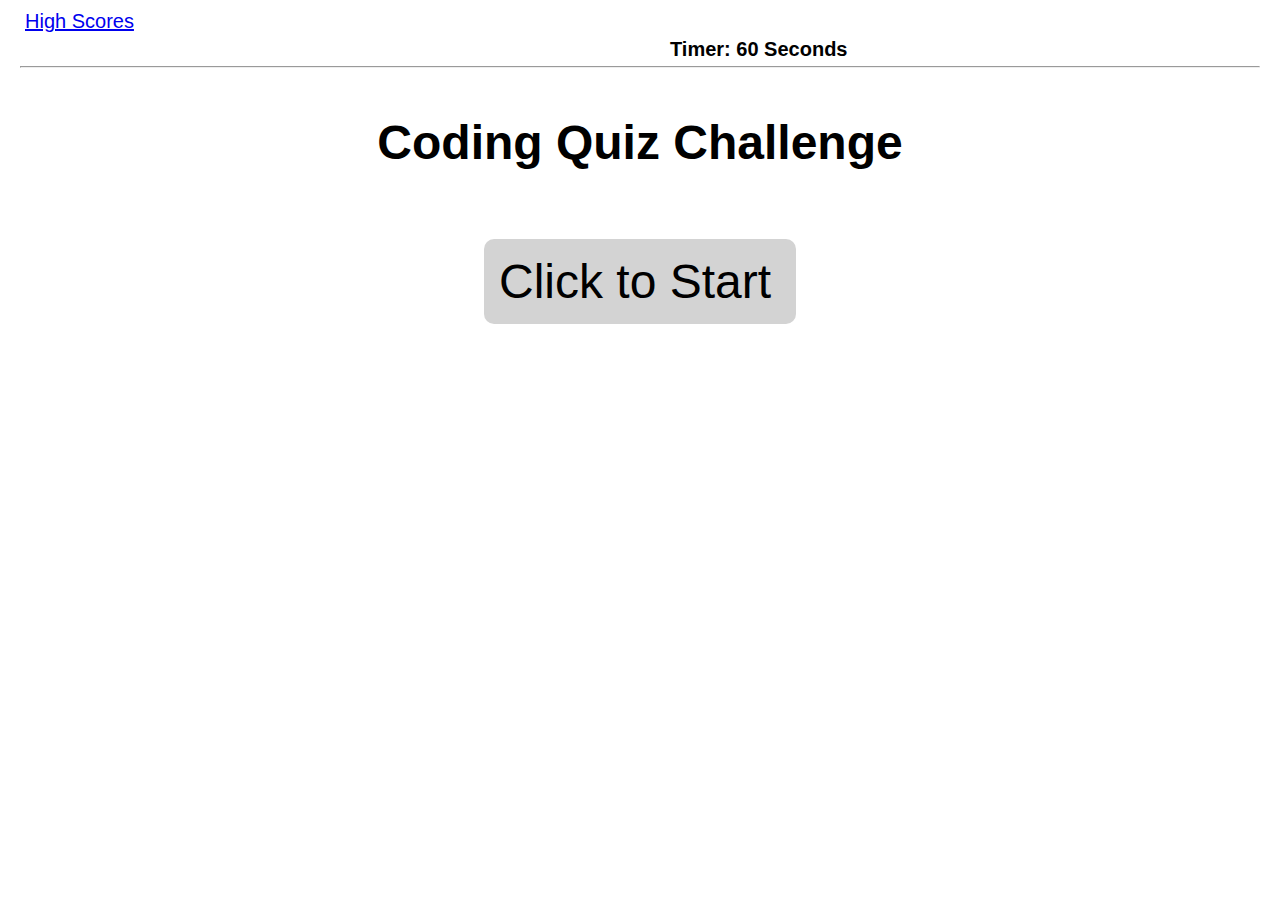
<file: index.html>
<!DOCTYPE html>
<html>

<head>
    <meta charset="UTF-8">
    <meta name="viewport" content="width=device-width, initial-scale=1">
    <link href="https://cdn.jsdelivr.net/npm/bootstrap@5.0.0-beta1/dist/css/bootstrap.min.css" rel="stylesheet" integrity="sha384-giJF6kkoqNQ00vy+HMDP7azOuL0xtbfIcaT9wjKHr8RbDVddVHyTfAAsrekwKmP1" crossorigin="anonymous">
    <link rel="stylesheet" href="CSS/style.css">
    <link rel="stylesheet" href="https://use.fontawesome.com/releases/v5.15.1/css/all.css"
    integrity="sha384-vp86vTRFVJgpjF9jiIGPEEqYqlDwgyBgEF109VFjmqGmIY/Y4HV4d3Gp2irVfcrp" crossorigin="anonymous">
    <title>Code Quiz</title>
</head>

<body>

    <div class="jumbotron jumbotron-fluid">
        
            <div class="row">
                <a class="display-6 col" href="highscores.html">High Scores</a>
                <h6 class="display-6 col" id="mainPageTimer">Timer: 60 Seconds</h6>
            </div>
            <hr>
    </div>

    <div class="container">
        <div id="home" class="flex-column flex-center">
            <h1 id="purple">Coding Quiz Challenge</h1>
            <a href="game.html" class="btn" id="startTime">Click to Start<i class="fas"></i></a>
        </div>
    </div>
    <script src="https://code.jquery.com/jquery-3.5.1.min.js"></script>
    <script src="./JS/script.js"></script>
</body>

</html>
</file>
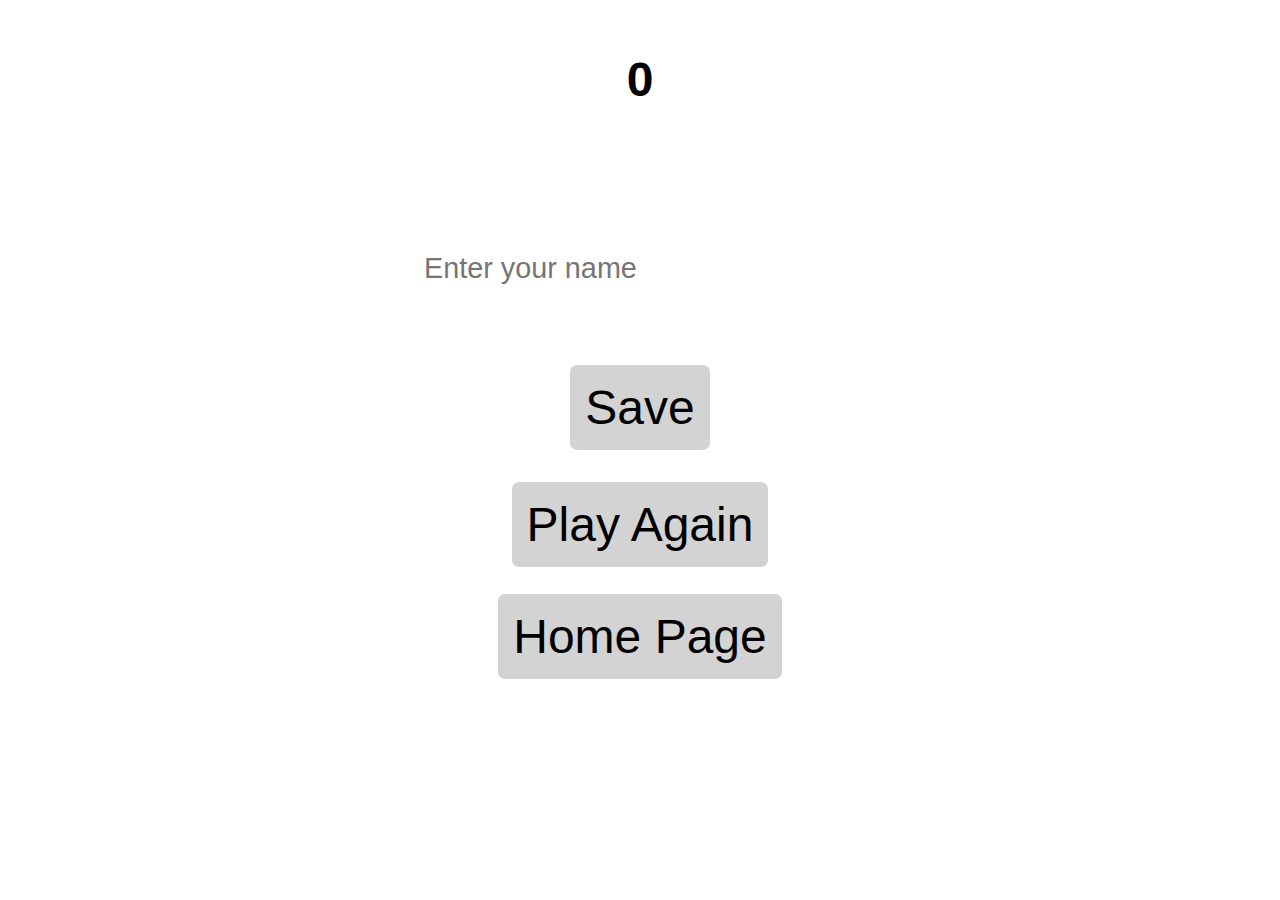
<file: end.html>
<!DOCTYPE html>
<html>

<head>
   <meta charset="UTF-8">
   <meta name="viewport" content="width=device-width, initial-scale=1">
   <link rel="stylesheet" href="./CSS/style.css">
   <link rel="stylesheet" href="./CSS/end.css">
   <link rel="stylesheet" href="https://use.fontawesome.com/releases/v5.15.1/css/all.css"
   integrity="sha384-vp86vTRFVJgpjF9jiIGPEEqYqlDwgyBgEF109VFjmqGmIY/Y4HV4d3Gp2irVfcrp" crossorigin="anonymous">
   <title>Game Over</title>
</head>
<body>
   <div class="container">
       <div id="end" class="flex-center flex-column">
           <h1 id="finalScore">0</h1>
           <form class="end-form-container">
               <h2 id="end-text">Enter Your Name</h2>
               <input type="text" name="name" id="username" placeholder="Enter your name">
               <button class="btn" id="saveScoreBtn" type="submit" disabled>Save</button>
           </form>
          
           <a href="game.html" class="btn a">Play Again</a>
           <a href="index.html" class="btn a">Home Page</a>

       </div>
   </div>
   
    <script src="https://code.jquery.com/jquery-3.5.1.min.js"></script>
    <script src="./JS/script.js"></script>
   
</body>
</html>
</file>
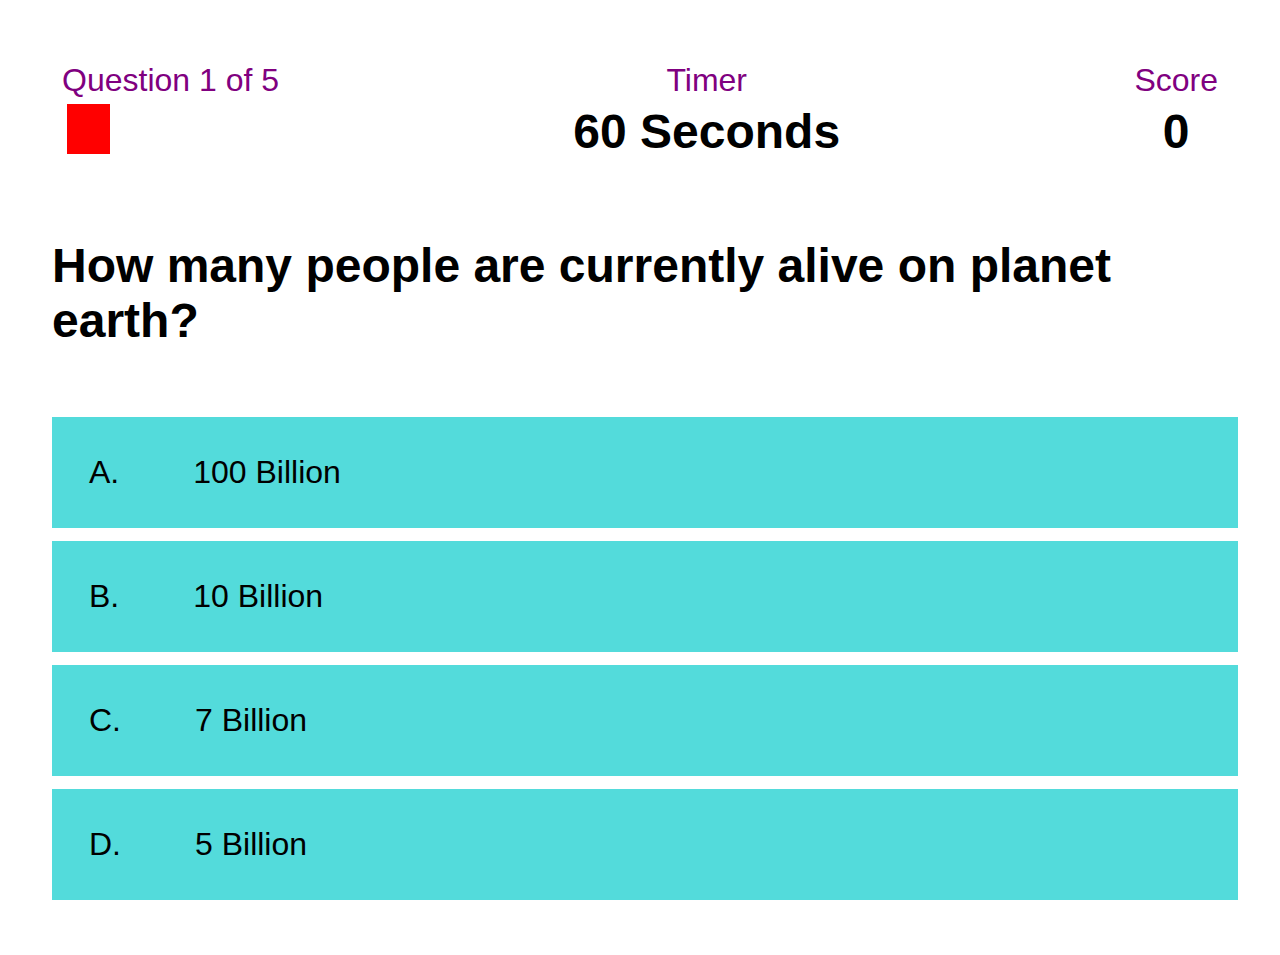
<file: game.html>
<!DOCTYPE html>
<html>

<head>
    <meta charset="UTF-8">
    <meta name="viewport" content="width=device-width, initial-scale=1">
    <link rel="stylesheet" href="./CSS/style.css">
    <link rel="stylesheet" href="./CSS/game.css">
    <link rel="stylesheet" href="https://use.fontawesome.com/releases/v5.15.1/css/all.css"
    integrity="sha384-vp86vTRFVJgpjF9jiIGPEEqYqlDwgyBgEF109VFjmqGmIY/Y4HV4d3Gp2irVfcrp" crossorigin="anonymous">
    <title>Code Quiz</title>
</head>

<body>
    <div class="container">
        <div id="game" class="justiify-center flex-column">
            <div id="hud">
                <div class="hud-item">
                    <p id="progressText" class="hud-prefix">Question<p>
                    <div id="progressBar">
                        <div id="progressBarFull"></div>
                    </div>
                </div>
                <div class="hud-item">
                    <p class="hud-prefix">Timer</p>
                    <h1 class="hud-main-text" id="theTimer">60 Seconds</h1>
                </div>
                <div class="hud-item">
                    <p class="hud-prefix">Score</p>
                    <h1 class="hud-main-text" id="score">0</h1>
                </div>
            </div>
            <h1 id="question">What is the answer to this question?</h1>
                <div class="choice-container">
                    <p class="choice-prefix">A.</p>
                    <p class="choice-text" data-number="1">Choice</p>
                </div>
                <div class="choice-container">
                    <p class="choice-prefix">B.</p>
                    <p class="choice-text" data-number="2">Choice2</p>
                </div>
                <div class="choice-container">
                    <p class="choice-prefix">C.</p>
                    <p class="choice-text" data-number="3">Choice3</p>
                </div>
                <div class="choice-container">
                    <p class="choice-prefix">D.</p>
                    <p class="choice-text" data-number="4">Choice4</p>
                </div>
        </div>
    </div>
    <script src="https://code.jquery.com/jquery-3.5.1.min.js"></script>
    <script src="./JS/script.js"></script>
</body>
</html>
</file>
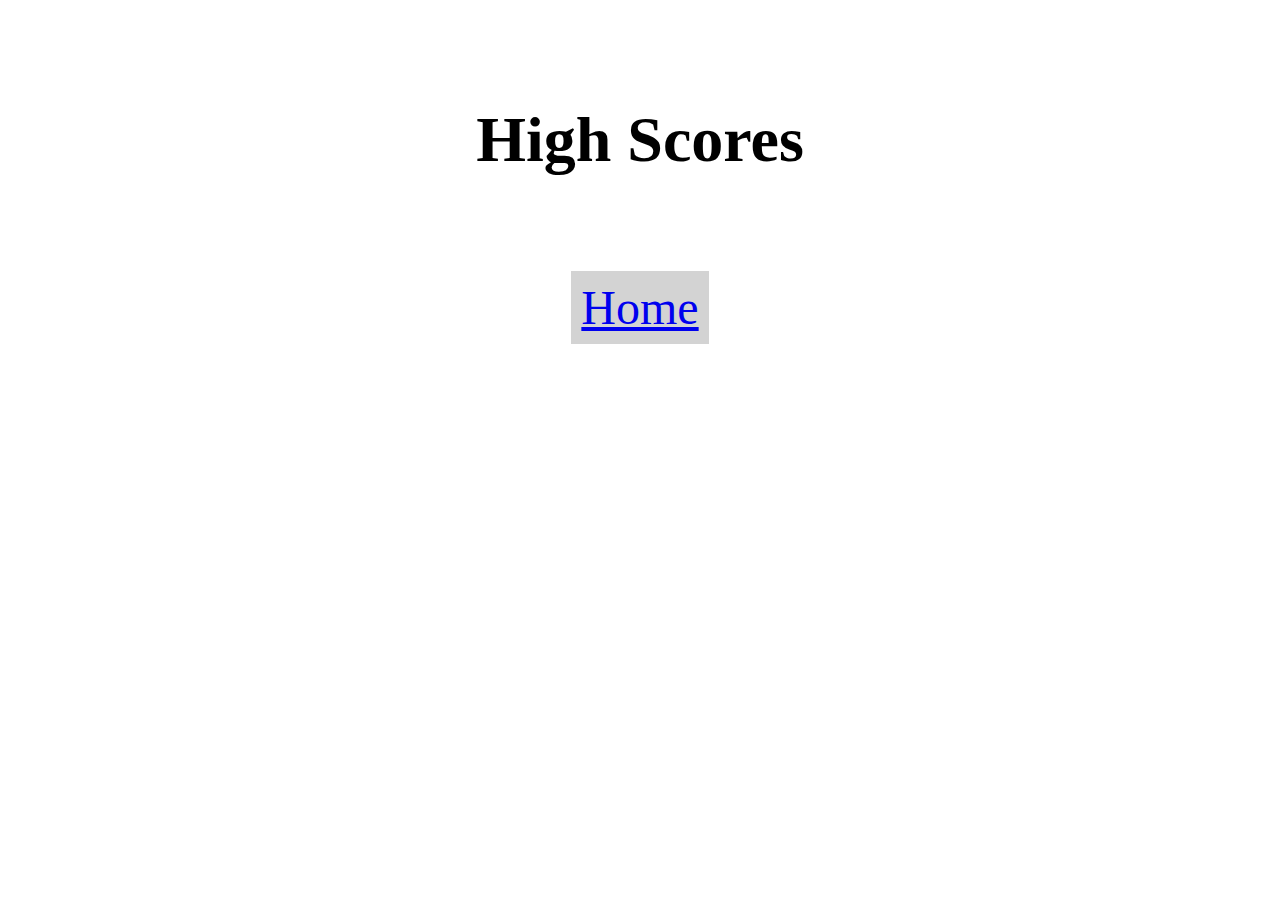
<file: highscores.html>
<!DOCTYPE html>
<html lang="en">
<head>
    <meta charset="UTF-8">
    <meta name="viewport" content="width=device-width, initial-scale=1">
    <link href="https://cdn.jsdelivr.net/npm/bootstrap@5.0.0-beta1/dist/css/bootstrap.min.css" rel="stylesheet" integrity="sha384-giJF6kkoqNQ00vy+HMDP7azOuL0xtbfIcaT9wjKHr8RbDVddVHyTfAAsrekwKmP1" crossorigin="anonymous">
    <link rel="stylesheet" href="https://use.fontawesome.com/releases/v5.15.1/css/all.css"
    integrity="sha384-vp86vTRFVJgpjF9jiIGPEEqYqlDwgyBgEF109VFjmqGmIY/Y4HV4d3Gp2irVfcrp" crossorigin="anonymous">
    <link rel="stylesheet" href="CSS/highscores.css">
    <title>Code Quiz</title>
</head>
<body>
    <div class="container">
        <h1>High Scores</h1>
        <a href="index.html" class="btn">Home</a>
    </div>
    
 
        
 
</body>
</html>
</file>
<file: CSS/style.css>
@import url('https://fonts.googleapis.com/css2?family=Goldman&display=swap');

body {
    background-color: white;
}

* {
    box-sizing: border-box;
    margin: 5px;
    padding: 0;
    font-size: 100%;
    font-family: Verdana, Geneva, Tahoma, sans-serif;
}

.col {
    font-size: 20px;
}
#mainPageTimer {
    margin-left: 650px;
}
h1 {
    font-size: 3rem;
    color: black;
    margin-bottom: 4rem;
}

.container {
    width: 100%;
    height: 100%;
    justify-content: center;
    align-items: center;
    max-width: 80rem;
    margin: 0 auto;
    padding: 2rem;
}

.flex-column {
    display: flex;
    flex-direction: column;
}

.flex-center {
    justify-content: center;
    align-items: center;
}

.justify-center {
    justify-content: center;
}

.text-center {
    text-align: center;
}

.hidden {
    display: none;
}

.btn {
    font-size: 3rem;
    padding: 15px;
    width: 30 rem;
    text-align: center;
    margin-bottom: 1rem;
    text-decoration: none;
    color: black;
    background: lightgray;
    border-radius: 10px;
}

.btn:hover {
    cursor: pointer;
    box-shadow: 5px 10px gray; 
    transition: transform 150ms;
    transform: scale(1.03);
}
</file>
<file: CSS/end.css>
@import url('https://fonts.googleapis.com/css2?family=Goldman&display=swap');

.end-form-container {
    width: 100%;
    display: flex;
    flex-direction: column;
    align-items: center;
    max-width: 30rem;
}

input {
    margin-bottom: 1rem;
    width: 20rem;
    padding: 1.5rem;
    font-size: 1.8rem;
    border: none;
}

.a {
    border: white solid 3px;

}
#username {
    margin-bottom: 3rem;
    width: 100%;
    box-shadow: none;
}

#end-text {
    font-size: 2rem;
    color: #fff;
    text-align: center;
}

#saveScoreBtn {
    border: white solid 3px;
}
</file>
<file: CSS/game.css>
body {
    color: white;
    font-size: 50%;
}

.choice-container {
    display: flex;
    margin-bottom: .5rem;
    width: 100%;
    background:rgb(83, 219, 219);
    color: rgb(0, 0, 0);
}

.choice-container:hover {
    cursor: pointer;
    box-shadow: 5px black;
    transform: scale(1.02);
    transform: 100ms;
}

.choice-prefix {
    padding: 2rem;
    font-size: 2rem;
}

.choice-text {
    padding: 2rem;
    width: 100%;
    font-size: 2rem;
}


#hud {
    display: flex;
    justify-content: space-between;
}

.hud-prefix {
    text-align: center;
    font-size: 2rem;
    color: purple;
}

.hud-main-text {
    text-align: center;
}

#progessBar {
    width: 20rem;
    height: 3rem;
    border: 2rem solid greenyellow;
    margin-top: 2rem;
    border-radius: 50px;
    overflow: hidden;
}

#progressBarFull {
    height: 50px;
    background: red;
    width: 120px;
}

@media screen and (max-width: 768px) {
    .choice-container{
        min-width: 40rem;
    }
}
</file>
<file: CSS/highscores.css>
h1 {
    text-align: center;
    padding: 60px;
    font-size: 4em;
}

.btn {
    background: lightgray;
    font-size: 3em;
    padding: 10px;
}

.container {
    text-align: center;
}

.btn:hover {
    cursor: pointer;
    box-shadow: 5px 10px gray; 
    transition: transform 150ms;
    transform: scale(1.03);
}
</file>
